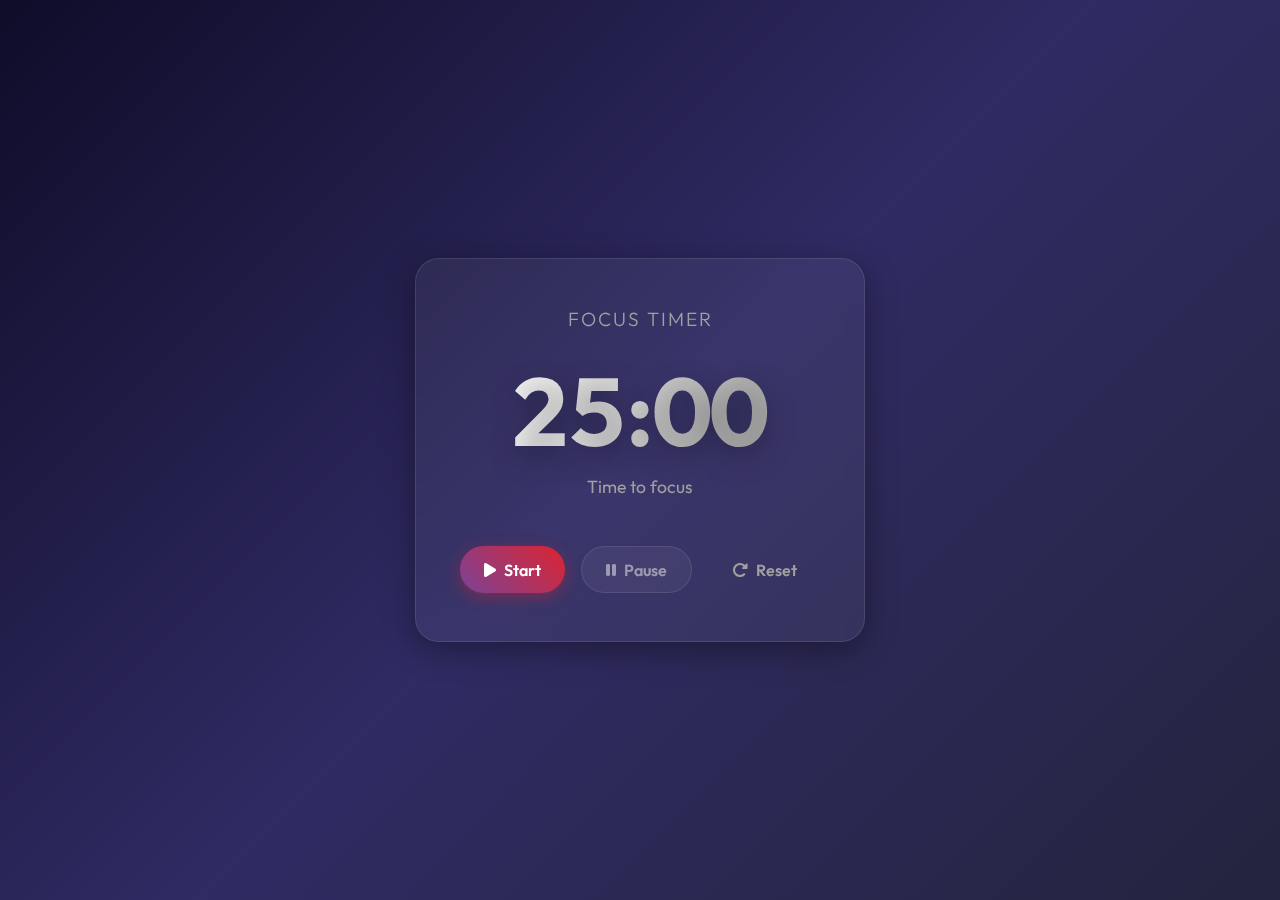
<file: index.html>
<!DOCTYPE html>
<html lang="en">
<head>
    <meta charset="UTF-8">
    <meta name="viewport" content="width=device-width, initial-scale=1.0">
    <title>Pomodoro Timer</title>
    <link rel="preconnect" href="https://fonts.googleapis.com">
    <link rel="preconnect" href="https://fonts.gstatic.com" crossorigin>
    <link href="https://fonts.googleapis.com/css2?family=Outfit:wght@300;400;600;700&display=swap" rel="stylesheet">
    <link rel="stylesheet" href="https://cdnjs.cloudflare.com/ajax/libs/font-awesome/6.4.0/css/all.min.css">
    <link rel="stylesheet" href="style.css">
</head>
<body>
    <div class="container">
        <div class="glass-card">
            <h1 class="app-title">Focus Timer</h1>
            
            <div class="timer-display">
                <div class="time" id="time">25:00</div>
                <div class="status" id="status">Time to focus</div>
            </div>

            <div class="controls">
                <button id="start-btn" class="btn btn-primary" aria-label="Start Timer">
                    <i class="fas fa-play"></i> Start
                </button>
                <button id="pause-btn" class="btn btn-secondary" aria-label="Pause Timer" disabled>
                    <i class="fas fa-pause"></i> Pause
                </button>
                <button id="reset-btn" class="btn btn-tertiary" aria-label="Reset Timer">
                    <i class="fas fa-rotate-right"></i> Reset
                </button>
            </div>
        </div>
    </div>
    <script src="script.js"></script>
</body>
</html>
</file>
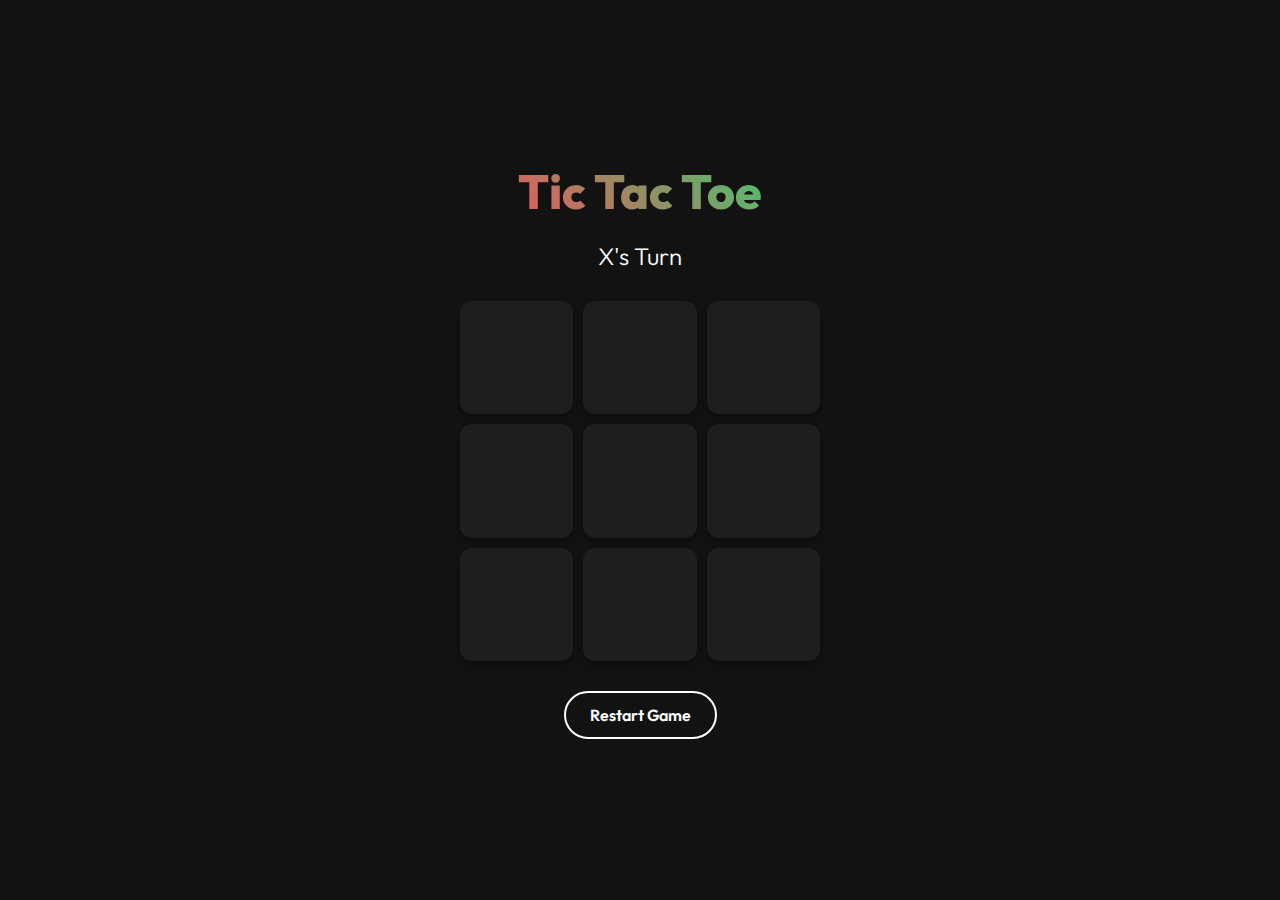
<file: tictactoe-web/index.html>
<!DOCTYPE html>
<html lang="en">

<head>
    <meta charset="UTF-8">
    <meta name="viewport" content="width=device-width, initial-scale=1.0">
    <title>Tic Tac Toe</title>
    <link rel="preconnect" href="https://fonts.googleapis.com">
    <link rel="preconnect" href="https://fonts.gstatic.com" crossorigin>
    <link href="https://fonts.googleapis.com/css2?family=Outfit:wght@300;600;800&display=swap" rel="stylesheet">
    <link rel="stylesheet" href="style.css">
</head>

<body>
    <div class="container">
        <h1 class="title">Tic Tac Toe</h1>
        <div class="status" id="status">X's Turn</div>
        <div class="board" id="board">
            <div class="cell" data-index="0"></div>
            <div class="cell" data-index="1"></div>
            <div class="cell" data-index="2"></div>
            <div class="cell" data-index="3"></div>
            <div class="cell" data-index="4"></div>
            <div class="cell" data-index="5"></div>
            <div class="cell" data-index="6"></div>
            <div class="cell" data-index="7"></div>
            <div class="cell" data-index="8"></div>
        </div>
        <button class="restart-btn" id="restartBtn">Restart Game</button>
    </div>
    <script src="script.js"></script>
</body>

</html>
</file>
<file: style.css>
:root {
    --bg-gradient-start: #0f0c29;
    --bg-gradient-mid: #302b63;
    --bg-gradient-end: #24243e;
    --glass-bg: rgba(255, 255, 255, 0.05);
    --glass-border: rgba(255, 255, 255, 0.1);
    --primary-color: #7b4397;
    --primary-hover: #dc2430;
    --secondary-color: #4b6cb7;
    --text-color: #ffffff;
    --text-muted: #a0a0a0;
    --font-family: 'Outfit', sans-serif;
    --shadow-lg: 0 8px 32px 0 rgba(0, 0, 0, 0.37);
}

* {
    margin: 0;
    padding: 0;
    box-sizing: border-box;
    font-family: var(--font-family);
}

body {
    background: linear-gradient(135deg, var(--bg-gradient-start), var(--bg-gradient-mid), var(--bg-gradient-end));
    min-height: 100vh;
    display: flex;
    justify-content: center;
    align-items: center;
    color: var(--text-color);
    overflow: hidden;
}

.container {
    width: 100%;
    padding: 1rem;
    display: flex;
    justify-content: center;
}

.glass-card {
    background: var(--glass-bg);
    backdrop-filter: blur(8px);
    -webkit-backdrop-filter: blur(8px);
    border: 1px solid var(--glass-border);
    border-radius: 24px;
    padding: 3rem 4rem;
    box-shadow: var(--shadow-lg);
    text-align: center;
    max-width: 450px;
    width: 100%;
    transition: transform 0.3s ease;
}

.glass-card:hover {
    transform: translateY(-5px);
}

.app-title {
    font-weight: 300;
    letter-spacing: 2px;
    margin-bottom: 2rem;
    color: var(--text-muted);
    font-size: 1.2rem;
    text-transform: uppercase;
}

.timer-display {
    margin-bottom: 3rem;
}

.time {
    font-size: 6rem;
    font-weight: 700;
    line-height: 1;
    background: linear-gradient(to right, #fff, #a5a5a5);
    -webkit-background-clip: text;
    -webkit-text-fill-color: transparent;
    text-shadow: 0 10px 30px rgba(0,0,0,0.3);
    font-variant-numeric: tabular-nums;
}

.status {
    margin-top: 1rem;
    font-size: 1.1rem;
    color: var(--text-muted);
    font-weight: 400;
}

.controls {
    display: flex;
    gap: 1rem;
    justify-content: center;
}

.btn {
    border: none;
    outline: none;
    padding: 0.8rem 1.5rem;
    border-radius: 50px;
    font-size: 1rem;
    font-weight: 600;
    cursor: pointer;
    transition: all 0.3s ease;
    display: flex;
    align-items: center;
    gap: 0.5rem;
    color: white;
}

.btn:disabled {
    opacity: 0.5;
    cursor: not-allowed;
    transform: none;
}

.btn-primary {
    background: linear-gradient(45deg, var(--primary-color), var(--primary-hover));
    box-shadow: 0 4px 15px rgba(220, 36, 48, 0.4);
}

.btn-primary:not(:disabled):hover {
    box-shadow: 0 6px 20px rgba(220, 36, 48, 0.6);
    transform: translateY(-2px);
}

.btn-secondary {
    background: rgba(255, 255, 255, 0.1);
    border: 1px solid rgba(255, 255, 255, 0.2);
}

.btn-secondary:not(:disabled):hover {
    background: rgba(255, 255, 255, 0.2);
    transform: translateY(-2px);
}

.btn-tertiary {
    background: transparent;
    color: var(--text-muted);
}

.btn-tertiary:hover {
    color: white;
}

@media (max-width: 480px) {
    .glass-card {
        padding: 2rem 1.5rem;
    }
    .time {
        font-size: 4rem;
    }
    .controls {
        flex-direction: column;
    }
    .btn {
        width: 100%;
        justify-content: center;
    }
}
</file>
<file: tictactoe-web/style.css>
:root {
    --bg-color: #121212;
    --text-color: #ffffff;
    --cell-bg: #1e1e1e;
    --cell-hover: #2a2a2a;
    --accent-x: #ff4757;
    --accent-o: #2ed573;
    --border-radius: 12px;
    --font-family: 'Outfit', sans-serif;
}

* {
    margin: 0;
    padding: 0;
    box-sizing: border-box;
}

body {
    background-color: var(--bg-color);
    color: var(--text-color);
    font-family: var(--font-family);
    display: flex;
    justify-content: center;
    align-items: center;
    min-height: 100vh;
}

.container {
    text-align: center;
    width: 100%;
    max-width: 400px;
    padding: 20px;
}

.title {
    font-size: 3rem;
    margin-bottom: 20px;
    font-weight: 800;
    background: linear-gradient(45deg, var(--accent-x), var(--accent-o));
    -webkit-background-clip: text;
    -webkit-text-fill-color: transparent;
}

.status {
    font-size: 1.5rem;
    margin-bottom: 30px;
    font-weight: 300;
}

.board {
    display: grid;
    grid-template-columns: repeat(3, 1fr);
    gap: 10px;
    margin-bottom: 30px;
}

.cell {
    aspect-ratio: 1;
    background-color: var(--cell-bg);
    border-radius: var(--border-radius);
    display: flex;
    justify-content: center;
    align-items: center;
    font-size: 3.5rem;
    font-weight: 800;
    cursor: pointer;
    transition: all 0.2s ease;
    box-shadow: 0 4px 6px rgba(0, 0, 0, 0.3);
}

.cell:hover {
    background-color: var(--cell-hover);
    transform: translateY(-2px);
}

.cell.x {
    color: var(--accent-x);
}

.cell.o {
    color: var(--accent-o);
}

.restart-btn {
    background: transparent;
    border: 2px solid var(--text-color);
    color: var(--text-color);
    padding: 12px 24px;
    font-size: 1rem;
    border-radius: 50px;
    cursor: pointer;
    font-weight: 600;
    transition: all 0.3s ease;
    font-family: var(--font-family);
}

.restart-btn:hover {
    background: var(--text-color);
    color: var(--bg-color);
}
</file>
